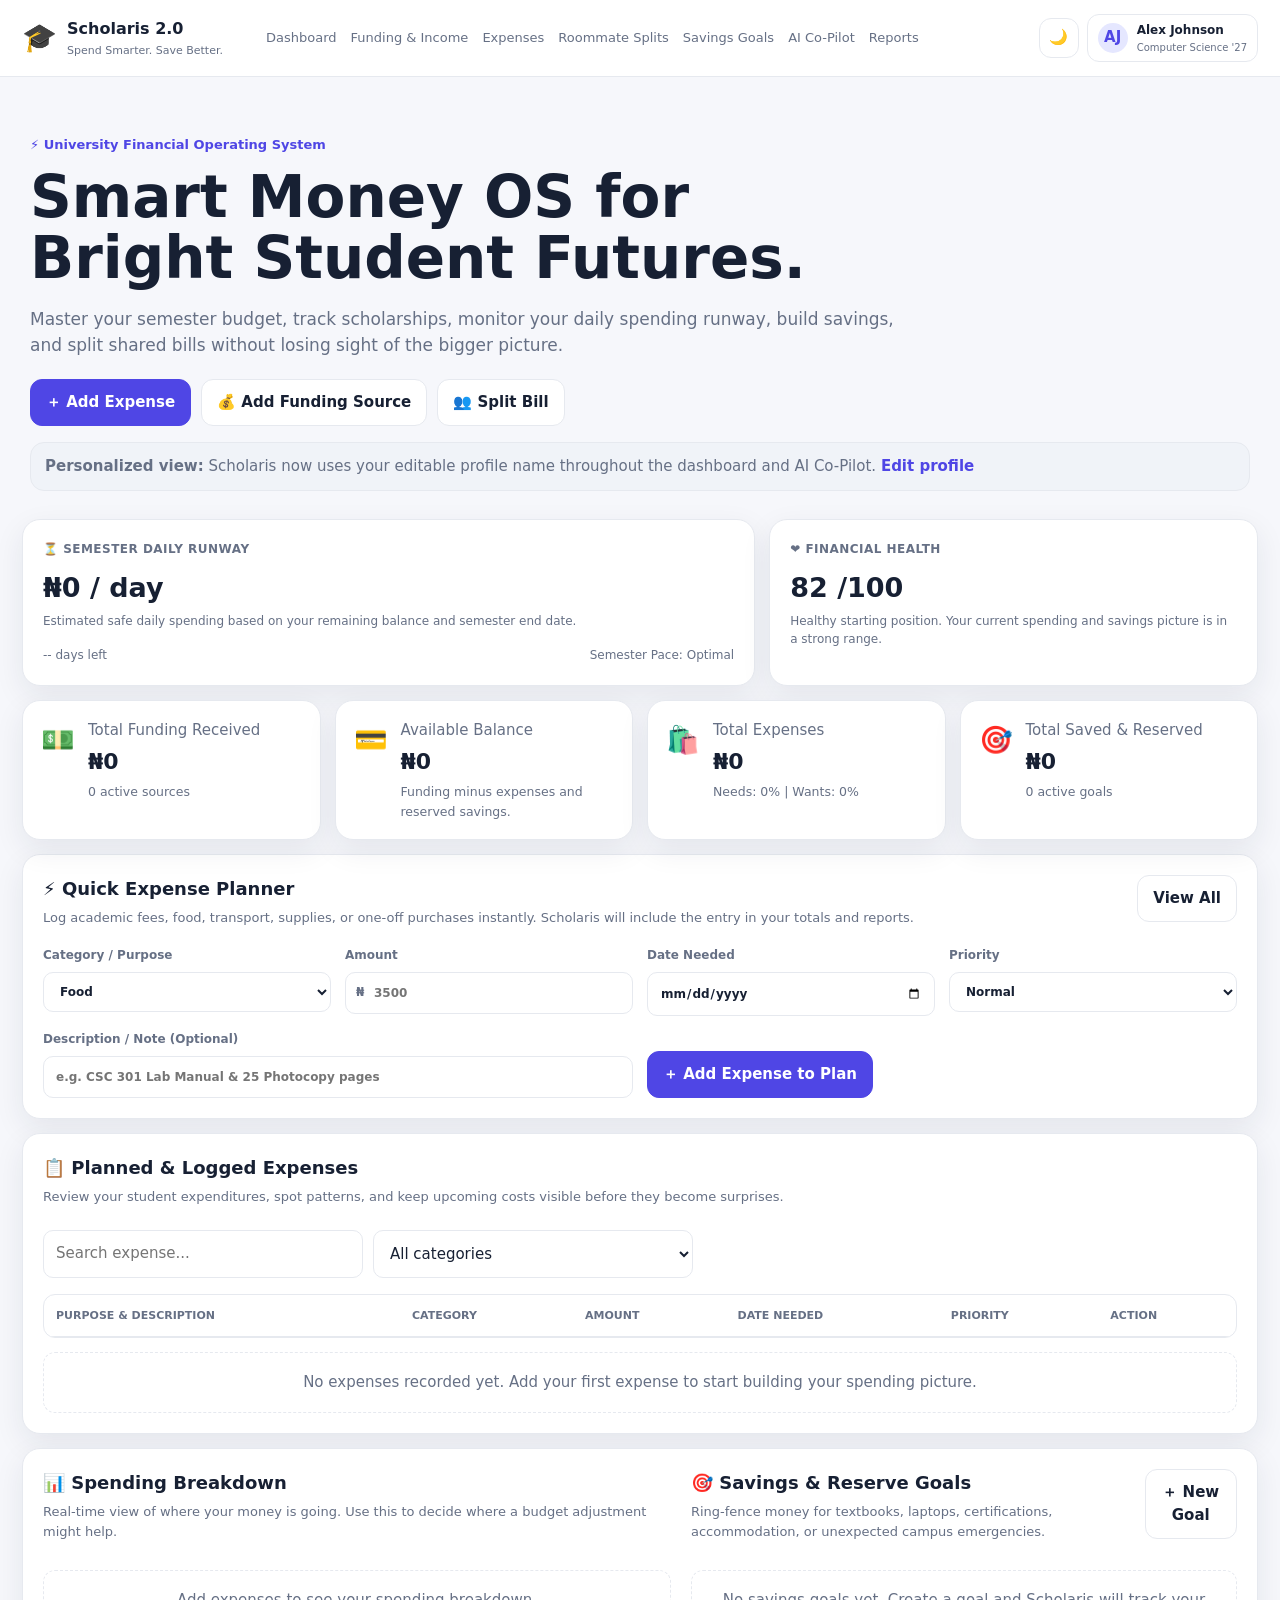
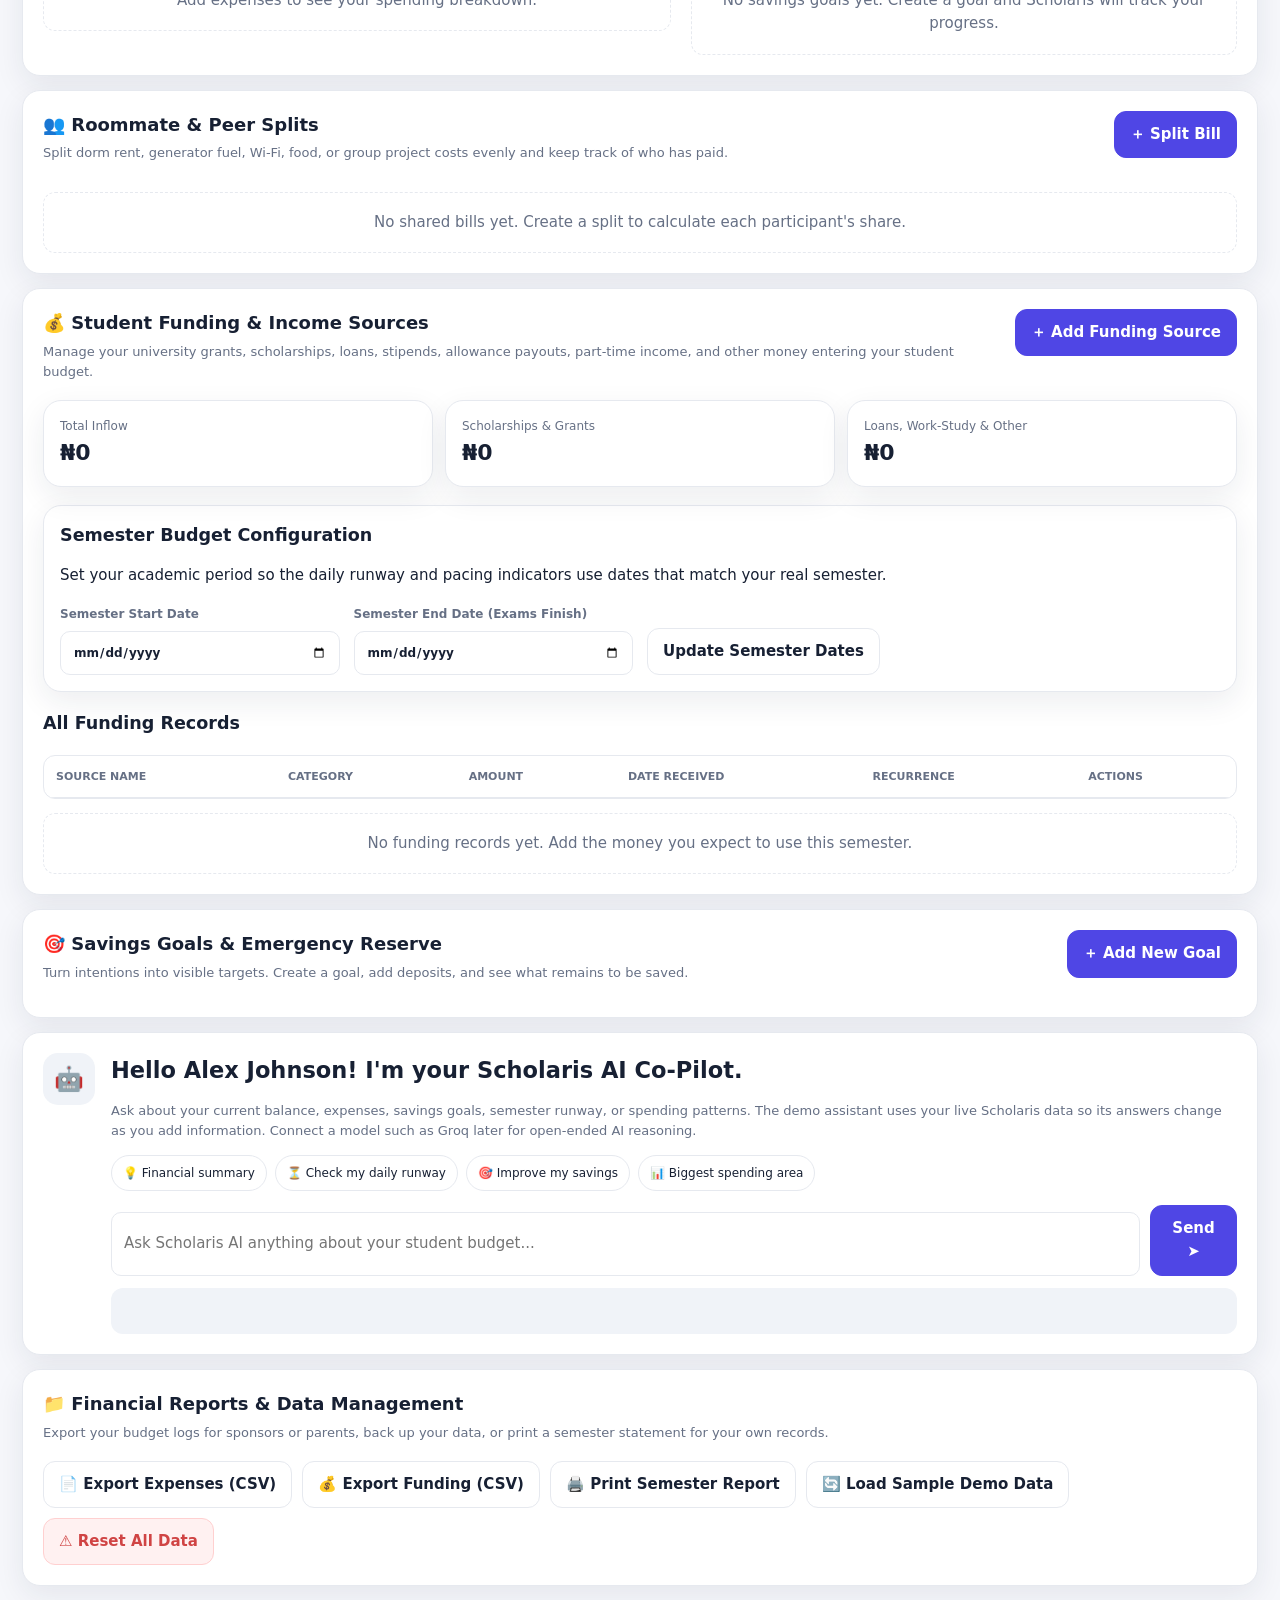
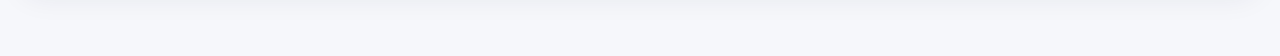
<file: index-1.html>
<!doctype html>
<html lang="en">
<head>
  <meta charset="utf-8">
  <meta name="viewport" content="width=device-width,initial-scale=1">
  <meta name="theme-color" content="#111827">
  <title>Scholaris 2.0 — University Financial OS & Expense Tracker</title>
  <link rel="manifest" href="manifest.json">
  <link rel="stylesheet" href="styles.css">
</head>
<body>
  <div class="app-shell">
    <header class="topbar">
      <a class="brand" href="#dashboard" aria-label="Scholaris home">
        <span class="brand-mark">🎓</span>
        <span><strong>Scholaris 2.0</strong><small>Spend Smarter. Save Better.</small></span>
      </a>
      <nav class="main-nav" aria-label="Primary">
        <a href="#dashboard">Dashboard</a>
        <a href="#funding">Funding & Income</a>
        <a href="#expenses">Expenses</a>
        <a href="#splits">Roommate Splits</a>
        <a href="#savings">Savings Goals</a>
        <a href="#copilot">AI Co-Pilot</a>
        <a href="#reports">Reports</a>
      </nav>
      <div class="top-actions">
        <button class="icon-btn" id="themeToggle" title="Toggle theme" aria-label="Toggle theme">🌙</button>
        <button class="profile-chip" id="openProfile" title="Edit profile">
          <span class="avatar" id="avatarInitials">AA</span>
          <span><strong id="profileNameTop">Alex Johnson</strong><small id="profileCourseTop">Computer Science '27</small></span>
        </button>
      </div>
    </header>

    <main>
      <section class="hero" id="dashboard">
        <div class="eyebrow">⚡ University Financial Operating System</div>
        <h1>Smart Money OS for Bright Student Futures.</h1>
        <p>Master your semester budget, track scholarships, monitor your daily spending runway, build savings, and split shared bills without losing sight of the bigger picture.</p>
        <div class="hero-actions">
          <button class="primary" data-open="expense">＋ Add Expense</button>
          <button class="secondary" data-open="funding">💰 Add Funding Source</button>
          <button class="secondary" data-open="split">👥 Split Bill</button>
        </div>
        <div class="hero-note">
          <strong>Personalized view:</strong> Scholaris now uses your editable profile name throughout the dashboard and AI Co-Pilot.
          <button class="text-btn" id="heroEditProfile">Edit profile</button>
        </div>
      </section>

      <section class="top-metrics">
        <article class="metric wide">
          <div class="metric-label">⏳ Semester Daily Runway</div>
          <div class="metric-value" id="dailyRunway">₦0 / day</div>
          <div class="metric-help">Estimated safe daily spending based on your remaining balance and semester end date.</div>
          <div class="metric-foot"><span id="daysLeft">-- days left</span><span id="semesterPace">Semester Pace: Optimal</span></div>
        </article>
        <article class="metric">
          <div class="metric-label">❤️ Financial Health</div>
          <div class="metric-value" id="healthScore">82 /100</div>
          <div class="metric-help" id="healthText">Healthy starting position. Your spending mix will refine this score as you add data.</div>
        </article>
      </section>

      <section class="cards-4">
        <article class="stat-card"><div class="stat-icon">💵</div><div><span>Total Funding Received</span><strong id="totalFunding">₦0</strong><small id="fundingCount">0 active sources</small></div></article>
        <article class="stat-card"><div class="stat-icon">💳</div><div><span>Available Balance</span><strong id="availableBalance">₦0</strong><small>Funding minus expenses and reserved savings.</small></div></article>
        <article class="stat-card"><div class="stat-icon">🛍️</div><div><span>Total Expenses</span><strong id="totalExpenses">₦0</strong><small id="needsWants">Needs: 0% | Wants: 0%</small></div></article>
        <article class="stat-card"><div class="stat-icon">🎯</div><div><span>Total Saved & Reserved</span><strong id="totalSaved">₦0</strong><small id="goalsCount">0 active goals</small></div></article>
      </section>

      <section class="panel" id="planner">
        <div class="section-head">
          <div><h2>⚡ Quick Expense Planner</h2><p>Log academic fees, food, transport, supplies, or one-off purchases instantly. Scholaris will include the entry in your totals and reports.</p></div>
          <button class="ghost" data-open="expense">View All</button>
        </div>
        <div class="form-grid compact">
          <label>Category / Purpose<select id="quickCategory"><option>Food</option><option>Transport</option><option>Education</option><option>Accommodation</option><option>Communication</option><option>Entertainment</option><option>Shopping</option><option>Other</option></select></label>
          <label>Amount<div class="input-prefix"><span>₦</span><input id="quickAmount" type="number" min="0" placeholder="3500"></div></label>
          <label>Date Needed<input id="quickDate" type="date"></label>
          <label>Priority<select id="quickPriority"><option>Normal</option><option>High</option><option>Urgent</option></select></label>
          <label class="span-2">Description / Note (Optional)<input id="quickNote" placeholder="e.g. CSC 301 Lab Manual & 25 Photocopy pages"></label>
          <div class="form-action align-end"><button class="primary" id="quickAdd">＋ Add Expense to Plan</button></div>
        </div>
      </section>

      <section class="panel" id="expenses">
        <div class="section-head">
          <div><h2>📋 Planned & Logged Expenses</h2><p>Review your student expenditures, spot patterns, and keep upcoming costs visible before they become surprises.</p></div>
        </div>
        <div class="toolbar"><input id="expenseSearch" placeholder="Search expense..."><select id="expenseFilter"><option value="all">All categories</option><option>Food</option><option>Transport</option><option>Education</option><option>Accommodation</option><option>Communication</option><option>Entertainment</option><option>Shopping</option><option>Other</option></select></div>
        <div class="table-wrap"><table><thead><tr><th>Purpose & Description</th><th>Category</th><th>Amount</th><th>Date Needed</th><th>Priority</th><th>Action</th></tr></thead><tbody id="expenseRows"></tbody></table></div>
        <div id="expenseEmpty" class="empty">No expenses recorded yet. Add your first expense to start building your spending picture.</div>
      </section>

      <section class="panel split-grid">
        <div>
          <div class="section-head"><div><h2>📊 Spending Breakdown</h2><p>Real-time view of where your money is going. Use this to decide where a budget adjustment might help.</p></div></div>
          <div class="chart-card" id="breakdownChart"></div>
        </div>
        <div>
          <div class="section-head"><div><h2>🎯 Savings & Reserve Goals</h2><p>Ring-fence money for textbooks, laptops, certifications, accommodation, or unexpected campus emergencies.</p></div><button class="ghost" data-open="goal">＋ New Goal</button></div>
          <div id="goalsList" class="stack"></div>
          <div id="goalsEmpty" class="empty">No savings goals yet. Create a goal and Scholaris will track your progress.</div>
        </div>
      </section>

      <section class="panel" id="splits">
        <div class="section-head"><div><h2>👥 Roommate & Peer Splits</h2><p>Split dorm rent, generator fuel, Wi‑Fi, food, or group project costs evenly and keep track of who has paid.</p></div><button class="primary" data-open="split">＋ Split Bill</button></div>
        <div id="splitsList" class="card-list"></div>
        <div id="splitsEmpty" class="empty">No shared bills yet. Create a split to calculate each participant's share.</div>
      </section>

      <section class="panel" id="funding">
        <div class="section-head"><div><h2>💰 Student Funding & Income Sources</h2><p>Manage your university grants, scholarships, loans, stipends, allowance payouts, part-time income, and other money entering your student budget.</p></div><button class="primary" data-open="funding">＋ Add Funding Source</button></div>
        <div class="cards-3">
          <article class="mini-stat"><span>Total Inflow</span><strong id="inflowStat">₦0</strong></article>
          <article class="mini-stat"><span>Scholarships & Grants</span><strong id="scholarshipStat">₦0</strong></article>
          <article class="mini-stat"><span>Loans, Work-Study & Other</span><strong id="otherFundingStat">₦0</strong></article>
        </div>
        <div class="subpanel">
          <h3>Semester Budget Configuration</h3>
          <p>Set your academic period so the daily runway and pacing indicators use dates that match your real semester.</p>
          <div class="form-grid compact">
            <label>Semester Start Date<input id="semesterStart" type="date"></label>
            <label>Semester End Date (Exams Finish)<input id="semesterEnd" type="date"></label>
            <div class="form-action align-end"><button class="secondary" id="saveSemester">Update Semester Dates</button></div>
          </div>
        </div>
        <h3>All Funding Records</h3>
        <div class="table-wrap"><table><thead><tr><th>Source Name</th><th>Category</th><th>Amount</th><th>Date Received</th><th>Recurrence</th><th>Actions</th></tr></thead><tbody id="fundingRows"></tbody></table></div>
        <div id="fundingEmpty" class="empty">No funding records yet. Add the money you expect to use this semester.</div>
      </section>

      <section class="panel" id="savings">
        <div class="section-head"><div><h2>🎯 Savings Goals & Emergency Reserve</h2><p>Turn intentions into visible targets. Create a goal, add deposits, and see what remains to be saved.</p></div><button class="primary" data-open="goal">＋ Add New Goal</button></div>
        <div id="goalsFullList" class="card-list"></div>
      </section>

      <section class="panel" id="copilot">
        <div class="ai-panel">
          <div class="ai-avatar">🤖</div>
          <div class="ai-content">
            <h2 id="aiGreeting">Hello Alex! I'm your Scholaris AI Co-Pilot.</h2>
            <p>Ask about your current balance, expenses, savings goals, semester runway, or spending patterns. The demo assistant uses your live Scholaris data so its answers change as you add information. Connect a model such as Groq later for open-ended AI reasoning.</p>
            <div class="quick-prompts">
              <button data-prompt="Give me a summary of my current finances.">💡 Financial summary</button>
              <button data-prompt="Check my daily runway.">⏳ Check my daily runway</button>
              <button data-prompt="How can I improve my savings?">🎯 Improve my savings</button>
              <button data-prompt="Where am I spending the most?">📊 Biggest spending area</button>
            </div>
            <div class="ai-chat"><input id="aiInput" placeholder="Ask Scholaris AI anything about your student budget..."><button class="primary" id="aiSend">Send ➤</button></div>
            <div id="aiResponse" class="ai-response" aria-live="polite"></div>
          </div>
        </div>
      </section>

      <section class="panel" id="reports">
        <div class="section-head"><div><h2>📁 Financial Reports & Data Management</h2><p>Export your budget logs for sponsors or parents, back up your data, or print a semester statement for your own records.</p></div></div>
        <div class="report-actions">
          <button class="secondary" id="exportExpenses">📄 Export Expenses (CSV)</button>
          <button class="secondary" id="exportFunding">💰 Export Funding (CSV)</button>
          <button class="secondary" id="printReport">🖨️ Print Semester Report</button>
          <button class="ghost" id="loadDemo">🔄 Load Sample Demo Data</button>
          <button class="danger" id="resetData">⚠️ Reset All Data</button>
        </div>
      </section>
    </main>
  </div>

  <div class="modal-backdrop hidden" id="modalBackdrop">
    <div class="modal" role="dialog" aria-modal="true">
      <button class="modal-close" id="modalClose">×</button>

      <section class="modal-panel" data-modal="profile">
        <h2>👤 Edit Scholaris Profile</h2>
        <p>Personalize the name and academic details shown across your Scholaris dashboard. Your username is no longer fixed to the sample profile.</p>
        <div class="form-grid">
          <label>Username<input id="profileNameInput" maxlength="40" placeholder="e.g. Chizzy"></label>
          <label>Course / Program<input id="profileCourseInput" maxlength="60" placeholder="e.g. Computer Science"></label>
          <label>Graduation Year<input id="profileYearInput" maxlength="4" placeholder="2027"></label>
        </div>
        <div class="modal-actions"><button class="secondary" id="profileCancel">Cancel</button><button class="primary" id="profileSave">Save Profile</button></div>
      </section>

      <section class="modal-panel" data-modal="funding">
        <h2>💰 Add Funding / Income Source</h2>
        <p>Add scholarships, grants, loans, allowances, work-study, side income, or other money you expect to use.</p>
        <div class="form-grid">
          <label>Funding Source Name<input id="fundName" placeholder="e.g. Government Scholarship / Monthly Allowance"></label>
          <label>Category<select id="fundCategory"><option>Scholarship / Grant</option><option>Loan</option><option>Allowance</option><option>Work-Study</option><option>Side Income</option><option>Other</option></select></label>
          <label>Amount<input id="fundAmount" type="number" min="0" placeholder="50000"></label>
          <label>Date Received<input id="fundDate" type="date"></label>
          <label>Frequency<select id="fundFrequency"><option>One-time</option><option>Weekly</option><option>Monthly</option><option>Semester</option></select></label>
        </div>
        <div class="modal-actions"><button class="secondary" data-close>Cancel</button><button class="primary" id="saveFunding">Add Funding Source</button></div>
      </section>

      <section class="modal-panel" data-modal="expense">
        <h2>🛍️ Add New Expense</h2>
        <p>Record a payment so Scholaris can update your balance, spending mix, and financial reports automatically.</p>
        <div class="form-grid">
          <label>Category / Purpose<select id="expCategory"><option>Food</option><option>Transport</option><option>Education</option><option>Accommodation</option><option>Communication</option><option>Entertainment</option><option>Shopping</option><option>Other</option></select></label>
          <label>Amount<input id="expAmount" type="number" min="0" placeholder="5000"></label>
          <label>Date Needed<input id="expDate" type="date"></label>
          <label>Priority<select id="expPriority"><option>Normal</option><option>High</option><option>Urgent</option></select></label>
          <label class="span-2">Description / Note<input id="expNote" placeholder="e.g. Organic Chemistry textbook rental"></label>
        </div>
        <div class="modal-actions"><button class="secondary" data-close>Cancel</button><button class="primary" id="saveExpense">Save Expense</button></div>
      </section>

      <section class="modal-panel" data-modal="goal">
        <h2>🎯 Create Savings Goal</h2>
        <p>Ring-fence funds for a laptop, textbooks, certification fee, accommodation, or an emergency reserve.</p>
        <div class="form-grid">
          <label>Goal Name<input id="goalName" placeholder="e.g. MacBook / Certification Exam Fee"></label>
          <label>Target Amount<input id="goalTarget" type="number" min="0" placeholder="150000"></label>
          <label>Current Saved Amount<input id="goalSaved" type="number" min="0" placeholder="25000"></label>
          <label>Target Date<input id="goalDate" type="date"></label>
        </div>
        <div class="modal-actions"><button class="secondary" data-close>Cancel</button><button class="primary" id="saveGoal">Create Goal</button></div>
      </section>

      <section class="modal-panel" data-modal="split">
        <h2>👥 Create Roommate Bill Split</h2>
        <p>Enter a shared bill and participants. Scholaris calculates the equal share and tracks the amount you covered.</p>
        <div class="form-grid">
          <label>Bill Description<input id="splitDesc" placeholder="e.g. Apartment Rent / Generator Fuel / Fiber Wi‑Fi"></label>
          <label>Total Bill Amount<input id="splitTotal" type="number" min="0" placeholder="120000"></label>
          <label>Paid By You (Or Name)<input id="splitPayer" placeholder="Your name"></label>
          <label class="span-2">Roommates / Participants (comma separated)<input id="splitPeople" placeholder="Alex, Tunde, Chioma, David"></label>
        </div>
        <div class="modal-actions"><button class="secondary" data-close>Cancel</button><button class="primary" id="saveSplit">Calculate & Save Split</button></div>
      </section>

      <section class="modal-panel" data-modal="deposit">
        <h2>🏦 Deposit to Savings Goal</h2>
        <p>Add money to a goal. The saved amount will update immediately.</p>
        <input id="depositAmount" type="number" min="0" placeholder="Enter deposit amount">
        <div class="modal-actions"><button class="secondary" data-close>Cancel</button><button class="primary" id="saveDeposit">Confirm Deposit</button></div>
      </section>
    </div>
  </div>

  <div id="toast" class="toast" role="status"></div>
  <script src="app.js"></script>
</body>
</html>
</file>
<file: styles.css>
:root{
  --bg:#f6f7fb;--surface:#fff;--surface2:#f0f3f8;--text:#172033;--muted:#667085;
  --line:#e6e9ef;--primary:#4f46e5;--primary2:#3730a3;--success:#0f9d70;--danger:#d04444;
  --shadow:0 10px 30px rgba(30,41,59,.08);--radius:18px;
}
*{box-sizing:border-box} html{scroll-behavior:smooth}
body{margin:0;background:var(--bg);color:var(--text);font:15px/1.55 Inter,ui-sans-serif,system-ui,-apple-system,BlinkMacSystemFont,"Segoe UI",sans-serif}
body.dark{--bg:#0e1420;--surface:#151c2a;--surface2:#1e2737;--text:#f5f7fb;--muted:#aab4c5;--line:#2d3748;--shadow:0 14px 40px rgba(0,0,0,.24)}
button,input,select{font:inherit} button{cursor:pointer}
.topbar{position:sticky;top:0;z-index:20;display:flex;align-items:center;gap:24px;padding:14px 22px;background:color-mix(in srgb,var(--surface) 92%,transparent);backdrop-filter:blur(14px);border-bottom:1px solid var(--line)}
.brand{display:flex;align-items:center;gap:10px;text-decoration:none;color:var(--text);min-width:220px}.brand-mark{font-size:28px}.brand strong{display:block;font-size:16px}.brand small{display:block;color:var(--muted);font-size:11px}
.main-nav{display:flex;gap:14px;flex:1;overflow:auto}.main-nav a{white-space:nowrap;text-decoration:none;color:var(--muted);font-size:13px}.main-nav a:hover{color:var(--primary)}
.top-actions{display:flex;align-items:center;gap:8px}.icon-btn,.profile-chip{border:1px solid var(--line);background:var(--surface);color:var(--text);border-radius:12px}.icon-btn{width:40px;height:40px}.profile-chip{display:flex;align-items:center;gap:9px;padding:6px 10px;text-align:left}.profile-chip strong,.profile-chip small{display:block}.profile-chip strong{font-size:12px}.profile-chip small{font-size:10px;color:var(--muted)}.avatar{display:grid;place-items:center;width:30px;height:30px;border-radius:50%;background:#e5e7ff;color:var(--primary);font-weight:700}
main{max-width:1320px;margin:0 auto;padding:30px 22px 70px}.hero{padding:28px 8px 10px}.eyebrow{color:var(--primary);font-weight:700;font-size:13px}.hero h1{font-size:clamp(32px,5vw,58px);line-height:1.05;max-width:800px;margin:12px 0}.hero p{max-width:900px;color:var(--muted);font-size:17px}.hero-actions{display:flex;gap:10px;flex-wrap:wrap;margin-top:20px}.hero-note{margin-top:16px;padding:12px 14px;background:var(--surface2);border:1px solid var(--line);border-radius:14px;color:var(--muted)}
.primary,.secondary,.ghost,.danger,.text-btn{border-radius:12px;border:1px solid var(--line);padding:11px 15px;font-weight:700}.primary{background:var(--primary);color:#fff;border-color:var(--primary)}.primary:hover{background:var(--primary2)}.secondary{background:var(--surface);color:var(--text)}.ghost{background:transparent;color:var(--text)}.danger{background:#fff1f1;color:var(--danger);border-color:#ffd0d0}.text-btn{border:0;background:none;color:var(--primary);padding:0}
.top-metrics{display:grid;grid-template-columns:1.5fr 1fr;gap:14px;margin-top:18px}.metric,.stat-card,.panel,.mini-stat,.subpanel{background:var(--surface);border:1px solid var(--line);border-radius:var(--radius);box-shadow:var(--shadow)}
.metric{padding:20px}.metric-label{color:var(--muted);font-weight:700;font-size:12px;text-transform:uppercase;letter-spacing:.04em}.metric-value{font-size:27px;font-weight:800;margin-top:8px}.metric-help{color:var(--muted);font-size:12px;margin-top:3px}.metric-foot{display:flex;justify-content:space-between;margin-top:16px;color:var(--muted);font-size:12px}
.cards-4{display:grid;grid-template-columns:repeat(4,1fr);gap:14px;margin:14px 0}.stat-card{display:flex;gap:13px;padding:18px}.stat-icon{font-size:27px}.stat-card span,.stat-card small{display:block;color:var(--muted)}.stat-card strong{display:block;font-size:22px;margin:3px 0}
.panel{padding:20px;margin-top:14px}.section-head{display:flex;justify-content:space-between;gap:18px;align-items:flex-start}.section-head h2{margin:0 0 5px;font-size:18px}.section-head p{margin:0;color:var(--muted);max-width:920px;font-size:13px}
.form-grid{display:grid;grid-template-columns:repeat(2,minmax(0,1fr));gap:14px;margin-top:18px}.form-grid.compact{grid-template-columns:repeat(4,minmax(0,1fr))}.form-grid label{font-size:12px;font-weight:700;color:var(--muted)}.form-grid input,.form-grid select,.toolbar input,.toolbar select,.ai-chat input{display:block;width:100%;margin-top:7px;padding:11px 12px;border:1px solid var(--line);background:var(--surface);color:var(--text);border-radius:10px;outline:none}.form-grid input:focus,.form-grid select:focus,.toolbar input:focus,.toolbar select:focus,.ai-chat input:focus{border-color:var(--primary)}.span-2{grid-column:span 2}.input-prefix{position:relative}.input-prefix span{position:absolute;left:11px;top:11px;color:var(--muted)}.input-prefix input{padding-left:28px}.align-end{display:flex;align-items:end}
.toolbar{display:flex;gap:10px;margin:16px 0}.toolbar>*{max-width:320px}.table-wrap{overflow:auto;border:1px solid var(--line);border-radius:12px}.table-wrap table{width:100%;border-collapse:collapse;min-width:760px}.table-wrap th,.table-wrap td{padding:12px;border-bottom:1px solid var(--line);text-align:left;font-size:12px}.table-wrap th{color:var(--muted);font-size:11px;text-transform:uppercase}
.empty{padding:18px;text-align:center;color:var(--muted);border:1px dashed var(--line);border-radius:12px;margin-top:14px}.hidden{display:none!important}
.split-grid{display:grid;grid-template-columns:1.15fr 1fr;gap:20px}.chart-card{padding-top:14px}.bar-row{margin:12px 0}.bar-head{display:flex;justify-content:space-between;font-size:12px}.bar-track{height:10px;background:var(--surface2);border-radius:999px;overflow:hidden;margin-top:6px}.bar-fill{height:100%;background:linear-gradient(90deg,var(--primary),#7c3aed);border-radius:999px}
.stack,.card-list{display:grid;gap:10px;margin-top:14px}.goal-card,.split-card{border:1px solid var(--line);border-radius:14px;padding:14px;background:var(--surface2)}.goal-card h3,.split-card h3{margin:0 0 5px}.goal-meta,.split-meta{display:flex;justify-content:space-between;color:var(--muted);font-size:12px}.progress{height:9px;background:var(--surface);border-radius:999px;overflow:hidden;margin:10px 0}.progress>span{display:block;height:100%;background:var(--success);border-radius:999px}.goal-actions{display:flex;gap:8px;justify-content:flex-end}
.cards-3{display:grid;grid-template-columns:repeat(3,1fr);gap:12px;margin:18px 0}.mini-stat{padding:16px}.mini-stat span{display:block;color:var(--muted);font-size:12px}.mini-stat strong{font-size:22px}.subpanel{padding:16px;margin:18px 0}.subpanel h3{margin:0}
.ai-panel{display:grid;grid-template-columns:auto 1fr;gap:16px}.ai-avatar{width:52px;height:52px;display:grid;place-items:center;border-radius:15px;background:var(--surface2);font-size:24px}.ai-content h2{margin:0}.ai-content p{color:var(--muted);font-size:13px}.quick-prompts{display:flex;gap:8px;flex-wrap:wrap}.quick-prompts button{border:1px solid var(--line);background:var(--surface);color:var(--text);padding:8px 11px;border-radius:999px;font-size:12px}.ai-chat{display:flex;gap:10px;margin-top:14px}.ai-response{margin-top:12px;padding:13px;border-radius:12px;background:var(--surface2);min-height:46px;color:var(--text)}
.report-actions{display:flex;gap:10px;flex-wrap:wrap;margin-top:18px}
.modal-backdrop{position:fixed;inset:0;background:rgba(5,10,20,.55);display:grid;place-items:center;padding:20px;z-index:50}.modal{position:relative;width:min(680px,100%);max-height:90vh;overflow:auto;background:var(--surface);border:1px solid var(--line);border-radius:20px;box-shadow:0 30px 100px rgba(0,0,0,.25);padding:22px}.modal-close{position:absolute;right:14px;top:10px;border:0;background:none;color:var(--muted);font-size:28px}.modal-panel{display:none}.modal-panel.active{display:block}.modal-panel h2{margin-top:0}.modal-panel p{color:var(--muted);font-size:13px}.modal-actions{display:flex;justify-content:flex-end;gap:10px;margin-top:18px}
.toast{position:fixed;right:18px;bottom:18px;padding:12px 15px;background:#111827;color:white;border-radius:12px;opacity:0;transform:translateY(10px);pointer-events:none;transition:.25s;z-index:70}.toast.show{opacity:1;transform:none}
@media(max-width:1050px){.main-nav{display:none}.cards-4{grid-template-columns:repeat(2,1fr)}.form-grid.compact{grid-template-columns:repeat(2,1fr)}.split-grid{grid-template-columns:1fr}}
@media(max-width:700px){.topbar{padding:12px}.brand{min-width:auto}.brand small{display:none}.profile-chip span:not(.avatar){display:none}.top-metrics,.cards-4,.cards-3,.form-grid,.form-grid.compact{grid-template-columns:1fr}.span-2{grid-column:auto}.hero{padding-top:20px}.hero h1{font-size:36px}.ai-panel{grid-template-columns:1fr}.ai-chat{flex-direction:column}.section-head{flex-direction:column}.toolbar{flex-direction:column}.toolbar>*{max-width:none}main{padding-left:14px;padding-right:14px}}
</file>
